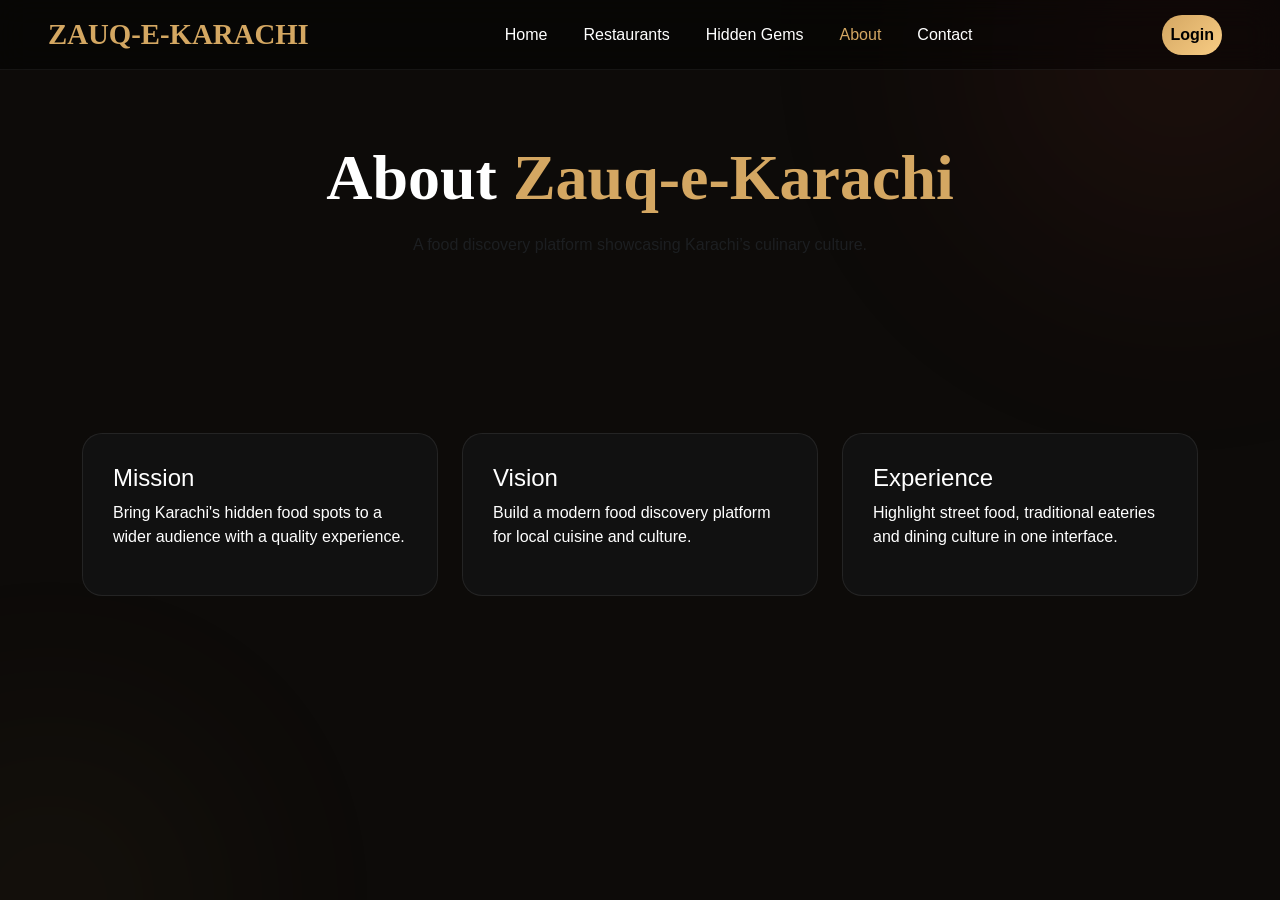
<file: Zauq-e-Karachi/Zauq-e-Karachi/about.html>
<!DOCTYPE html>
<html lang="en">
<head>
<meta charset="UTF-8">
<meta name="viewport" content="width=device-width, initial-scale=1.0">
<title>About | Zauq-e-Karachi</title>
<link href="https://cdn.jsdelivr.net/npm/bootstrap@5.3.3/dist/css/bootstrap.min.css" rel="stylesheet">
<link rel="stylesheet" href="css/base.css">
<style>
.about-hero {
    padding: 140px 0 80px;
    text-align: center;
}
.about-hero h1 {
    font-size: 4rem;
    font-family: 'Playfair Display', serif;
    font-weight: 900;
}
.about-hero span {
    color: var(--gold);
}
.about-box {
    background: #111;
    border: 1px solid rgba(255,255,255,.08);
    border-radius: 20px;
    padding: 30px;
    transition: .4s;
    height: 100%;
}
.about-box:hover {
    transform: translateY(-10px);
    border-color: var(--gold);
    box-shadow: 0 0 30px rgba(212,167,98,.15);
}
.about-section {
    padding: 80px 0;
}
</style>
</head>
<body>
<nav class="navbar navbar-expand-lg fixed-top custom-navbar">
    <div class="container-fluid px-lg-5">
        <a class="navbar-brand" href="index.html">ZAUQ<span>-E-KARACHI</span></a>
        <button class="navbar-toggler bg-light" data-bs-toggle="collapse" data-bs-target="#navMenu">
            <span class="navbar-toggler-icon"></span>
        </button>
        <div class="collapse navbar-collapse" id="navMenu">
            <ul class="navbar-nav mx-auto">
                <li class="nav-item"><a class="nav-link" href="index.html">Home</a></li>
                <li class="nav-item"><a class="nav-link" href="restaurants.html">Restaurants</a></li>
                <li class="nav-item"><a class="nav-link" href="hidden-gems.html">Hidden Gems</a></li>
                <li class="nav-item"><a class="nav-link active" href="about.html">About</a></li>
                <li class="nav-item"><a class="nav-link" href="contact.html">Contact</a></li>
            </ul>
            <ul class="navbar-nav" id="authArea"></ul>
        </div>
    </div>
</nav>
<section class="about-hero">
    <div class="container">
        <h1>About <span>Zauq-e-Karachi</span></h1>
        <p class="text-muted mt-3">A food discovery platform showcasing Karachi’s culinary culture.</p>
    </div>
</section>
<section class="about-section">
    <div class="container">
        <div class="row g-4">
            <div class="col-md-4">
                <div class="about-box">
                    <h4>Mission</h4>
                    <p>Bring Karachi's hidden food spots to a wider audience with a quality experience.</p>
                </div>
            </div>
            <div class="col-md-4">
                <div class="about-box">
                    <h4>Vision</h4>
                    <p>Build a modern food discovery platform for local cuisine and culture.</p>
                </div>
            </div>
            <div class="col-md-4">
                <div class="about-box">
                    <h4>Experience</h4>
                    <p>Highlight street food, traditional eateries and dining culture in one interface.</p>
                </div>
            </div>
        </div>
    </div>
</section>
<script src="https://code.jquery.com/jquery-3.7.1.min.js"></script>
<script src="https://cdn.jsdelivr.net/npm/bootstrap@5.3.3/dist/js/bootstrap.bundle.min.js"></script>
<script src="base.js"></script>
<script src="navbar-auth.js"></script>
</body>
</html>
</file>
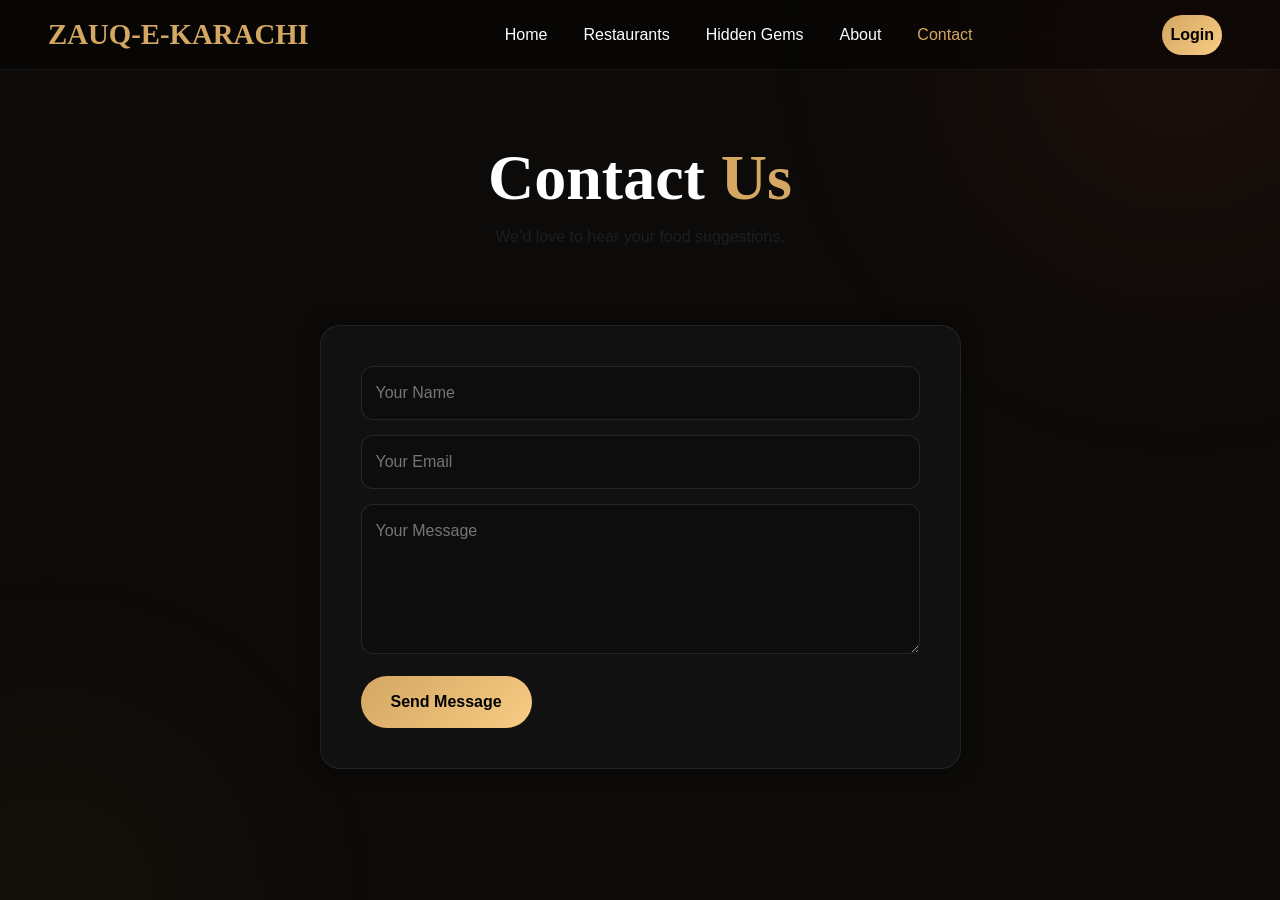
<file: Zauq-e-Karachi/Zauq-e-Karachi/contact.html>
<!DOCTYPE html>
<html lang="en">
<head>
<meta charset="UTF-8">
<meta name="viewport" content="width=device-width, initial-scale=1.0">
<title>Contact | Zauq-e-Karachi</title>
<link href="https://cdn.jsdelivr.net/npm/bootstrap@5.3.3/dist/css/bootstrap.min.css" rel="stylesheet">
<link rel="stylesheet" href="css/base.css">
<style>
.contact-hero {
    padding: 140px 0 60px;
    text-align: center;
}
.contact-hero h1 {
    font-size: 4rem;
    font-family: 'Playfair Display', serif;
    font-weight: 900;
}
.contact-hero span {
    color: var(--gold);
}
.contact-box {
    background: #111;
    border: 1px solid rgba(255,255,255,.08);
    border-radius: 20px;
    padding: 40px;
    box-shadow: 0 0 20px rgba(0,0,0,.4);
}
.contact-box input,
.contact-box textarea {
    width: 100%;
    padding: 14px;
    margin-bottom: 15px;
    background: #0d0d0d;
    border: 1px solid rgba(255,255,255,.1);
    color: white;
    border-radius: 12px;
    outline: none;
}
.contact-box input:focus,
.contact-box textarea:focus {
    border-color: var(--gold);
    box-shadow: 0 0 20px rgba(212,167,98,.15);
}
.contact-box button {
    background: linear-gradient(135deg, var(--gold), #f8cc84);
    color: black;
    border: none;
    padding: 14px 30px;
    border-radius: 30px;
    font-weight: 700;
    transition: .3s;
}
.contact-box button:hover {
    transform: translateY(-4px);
}
</style>
</head>
<body>
<nav class="navbar navbar-expand-lg fixed-top custom-navbar">
    <div class="container-fluid px-lg-5">
        <a class="navbar-brand" href="index.html">ZAUQ<span>-E-KARACHI</span></a>
        <button class="navbar-toggler bg-light" data-bs-toggle="collapse" data-bs-target="#navMenu">
            <span class="navbar-toggler-icon"></span>
        </button>
        <div class="collapse navbar-collapse" id="navMenu">
            <ul class="navbar-nav mx-auto">
                <li class="nav-item"><a class="nav-link" href="index.html">Home</a></li>
                <li class="nav-item"><a class="nav-link" href="restaurants.html">Restaurants</a></li>
                <li class="nav-item"><a class="nav-link" href="hidden-gems.html">Hidden Gems</a></li>
                <li class="nav-item"><a class="nav-link" href="about.html">About</a></li>
                <li class="nav-item"><a class="nav-link active" href="contact.html">Contact</a></li>
            </ul>
            <ul class="navbar-nav" id="authArea"></ul>
        </div>
    </div>
</nav>
<section class="contact-hero">
    <div class="container">
        <h1>Contact <span>Us</span></h1>
        <p class="text-muted">We’d love to hear your food suggestions.</p>
    </div>
</section>
<section class="pb-5">
    <div class="container">
        <div class="row justify-content-center">
            <div class="col-md-7">
                <div class="contact-box">
                    <form id="contactForm">
                        <input type="text" placeholder="Your Name" required>
                        <input type="email" placeholder="Your Email" required>
                        <textarea rows="5" placeholder="Your Message"></textarea>
                        <button type="submit">Send Message</button>
                    </form>
                </div>
            </div>
        </div>
    </div>
</section>
<script>
document.getElementById("contactForm").addEventListener("submit", function (e) {
    e.preventDefault();
    alert("Message sent successfully!");
    this.reset();
});
</script>
<script src="https://code.jquery.com/jquery-3.7.1.min.js"></script>
<script src="https://cdn.jsdelivr.net/npm/bootstrap@5.3.3/dist/js/bootstrap.bundle.min.js"></script>
<script src="base.js"></script>
<script src="navbar-auth.js"></script>
</body>
</html>
</file>
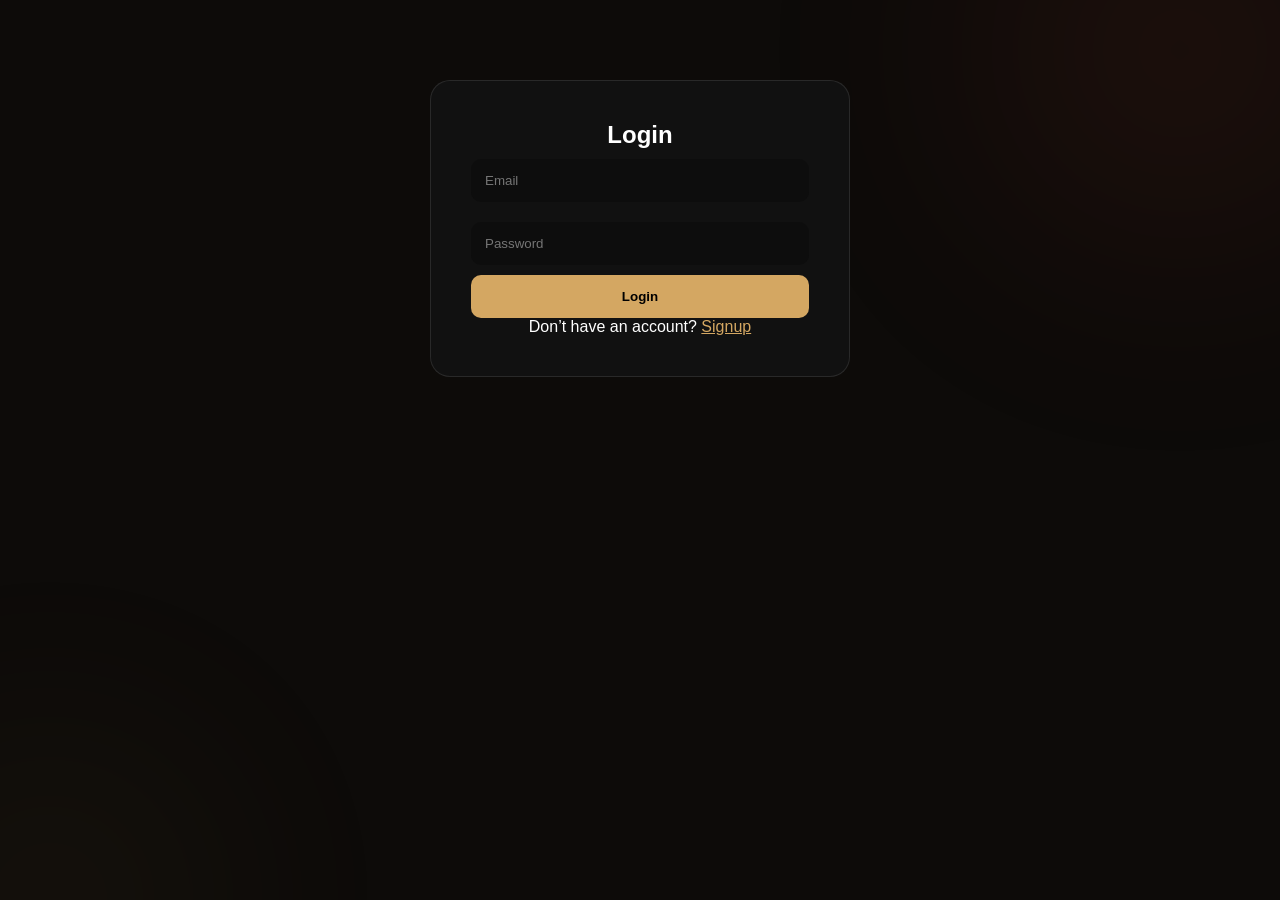
<file: Zauq-e-Karachi/Zauq-e-Karachi/login.html>
<!DOCTYPE html>
<html lang="en">
<head>
<meta charset="UTF-8">
<title>Login</title>
<link rel="stylesheet" href="css/base.css">
<style>
.auth {
    width: 420px;
    margin: 80px auto;
    padding: 40px;
    background: #111;
    border-radius: 20px;
    border: 1px solid rgba(255,255,255,.1);
    text-align: center;
}
.auth input {
    width: 100%;
    padding: 14px;
    margin: 10px 0;
    border-radius: 10px;
    border: none;
    background: #0d0d0d;
    color: white;
}
.auth button {
    width: 100%;
    padding: 14px;
    background: var(--gold);
    border: none;
    font-weight: 700;
    border-radius: 10px;
}
a {
    color: var(--gold);
}
</style>
</head>
<body>
<div class="auth">
    <h2>Login</h2>
    <input id="email" placeholder="Email">
    <input id="pass" placeholder="Password">
    <button onclick="login()">Login</button>
    <p>Don’t have an account? <a href="signup.html">Signup</a></p>
</div>
<script src="https://code.jquery.com/jquery-3.7.1.min.js"></script>
<script src="https://cdn.jsdelivr.net/npm/bootstrap@5.3.3/dist/js/bootstrap.bundle.min.js"></script>
<script src="base.js"></script>
<script src="auth.js"></script>
</body>
</html>
</file>
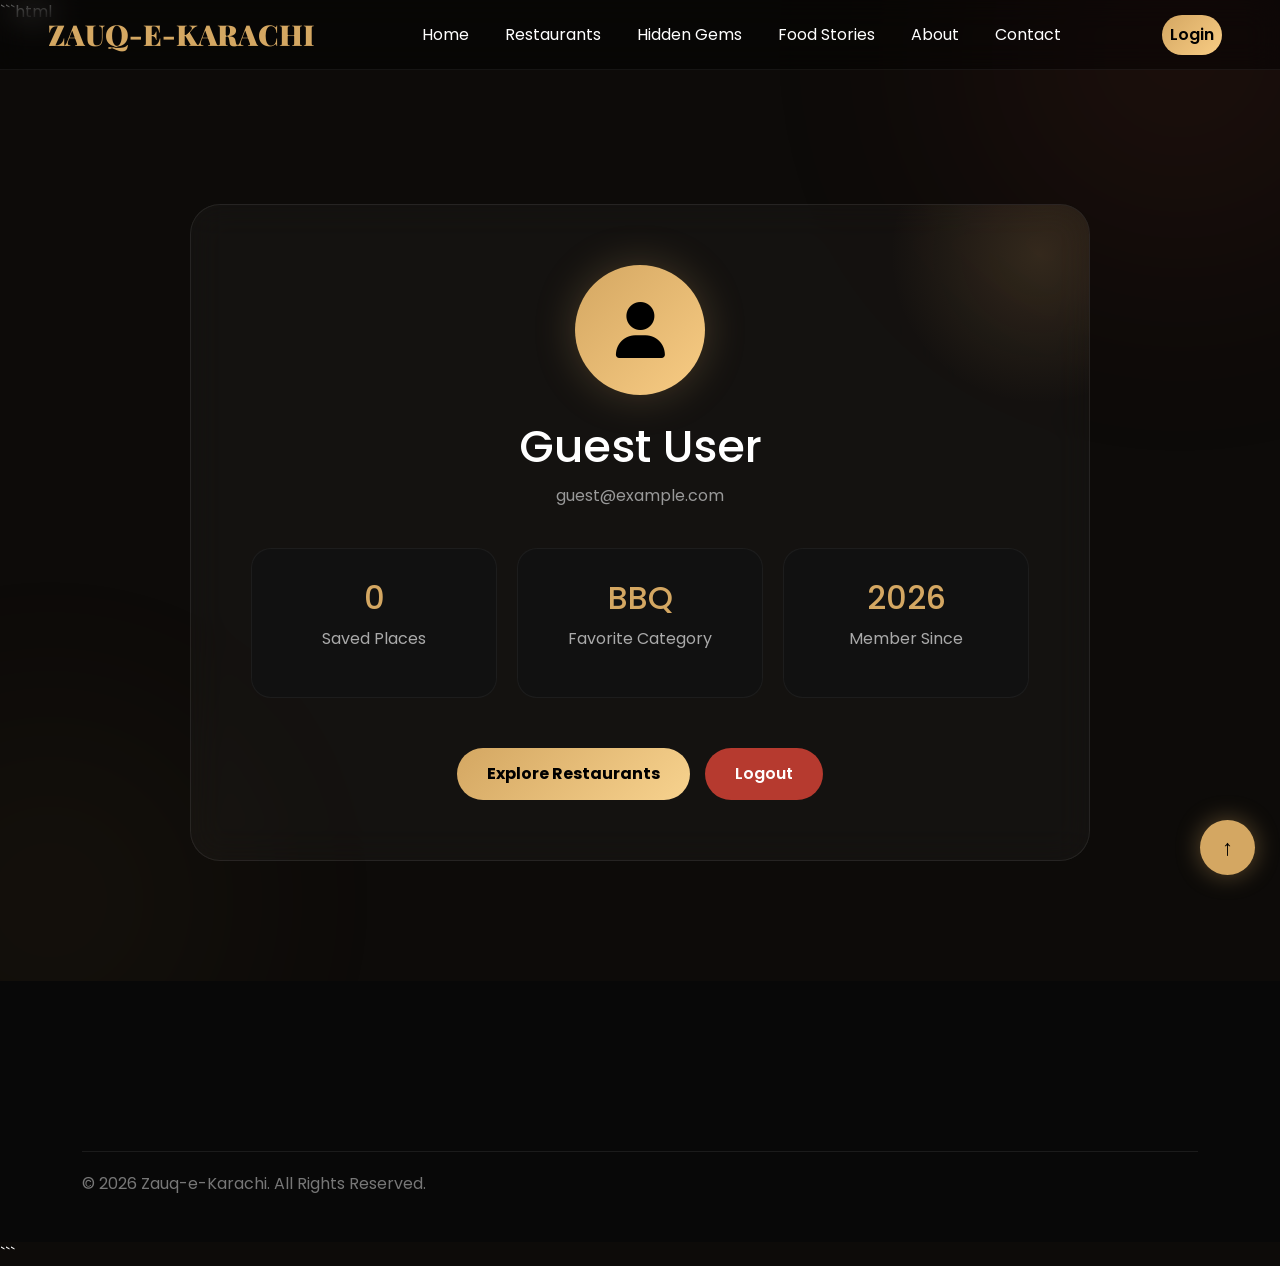
<file: Zauq-e-Karachi/Zauq-e-Karachi/profile.html>
```html
<!DOCTYPE html>
<html lang="en">
<head>
<meta charset="UTF-8">
<meta name="viewport" content="width=device-width, initial-scale=1.0">

<title>Profile | Zauq-e-Karachi</title>

<link href="https://cdn.jsdelivr.net/npm/bootstrap@5.3.3/dist/css/bootstrap.min.css" rel="stylesheet">

<link href="https://fonts.googleapis.com/css2?family=Playfair+Display:wght@500;700;900&family=Poppins:wght@300;400;500;600;700&display=swap" rel="stylesheet">

<link rel="stylesheet" href="https://cdnjs.cloudflare.com/ajax/libs/font-awesome/6.5.2/css/all.min.css">

<link rel="stylesheet" href="css/base.css">

<style>

.profile-section{
    padding:180px 0 120px;
}

.profile-card{
    max-width:900px;
    margin:auto;

    background:rgba(255,255,255,.03);
    backdrop-filter:blur(18px);

    border:1px solid rgba(255,255,255,.08);

    border-radius:30px;

    padding:60px;

    text-align:center;

    position:relative;
    overflow:hidden;
}

.profile-card::before{
    content:'';
    position:absolute;

    width:300px;
    height:300px;

    background:radial-gradient(
        circle,
        rgba(212,167,98,.15),
        transparent 70%
    );

    top:-100px;
    right:-100px;
}

.profile-avatar{
    width:130px;
    height:130px;

    margin:auto;

    border-radius:50%;

    background:linear-gradient(
        135deg,
        var(--gold),
        #f8cc84
    );

    display:flex;
    justify-content:center;
    align-items:center;

    color:black;
    font-size:3.5rem;

    margin-bottom:25px;

    box-shadow:0 0 40px rgba(212,167,98,.25);
}

.profile-card h2{
    font-size:2.8rem;
    margin-bottom:10px;
}

.profile-email{
    color:#999;
    margin-bottom:40px;
}

.profile-stats{
    display:grid;
    grid-template-columns:repeat(3,1fr);

    gap:20px;

    margin-top:30px;
}

.stat-box{
    background:#111;

    border-radius:20px;

    padding:30px;

    border:1px solid rgba(255,255,255,.05);
}

.stat-box h3{
    color:var(--gold);
    font-size:2rem;
}

.stat-box p{
    color:#aaa;
    margin-top:10px;
}

.profile-actions{
    margin-top:50px;

    display:flex;
    justify-content:center;
    gap:15px;

    flex-wrap:wrap;
}

.logout-btn{
    border:none;

    padding:14px 30px;

    border-radius:50px;

    background:#b63a2f;

    color:white;

    font-weight:600;
}

.logout-btn:hover{
    opacity:.9;
}

@media(max-width:768px){

.profile-card{
    padding:35px;
}

.profile-stats{
    grid-template-columns:1fr;
}

.profile-card h2{
    font-size:2rem;
}

}

</style>

</head>

<body>

<nav class="navbar navbar-expand-lg fixed-top custom-navbar">

<div class="container-fluid px-lg-5">

<a class="navbar-brand" href="index.html">
ZAUQ<span>-E-KARACHI</span>
</a>

<button class="navbar-toggler bg-light"
data-bs-toggle="collapse"
data-bs-target="#navMenu">

<span class="navbar-toggler-icon"></span>

</button>

<div class="collapse navbar-collapse" id="navMenu">

<ul class="navbar-nav mx-auto">

<li class="nav-item">
<a class="nav-link" href="index.html">Home</a>
</li>

<li class="nav-item">
<a class="nav-link" href="restaurants.html">Restaurants</a>
</li>

<li class="nav-item">
<a class="nav-link" href="hidden-gems.html">Hidden Gems</a>
</li>

<li class="nav-item">
<a class="nav-link" href="food-stories.html">Food Stories</a>
</li>

<li class="nav-item">
<a class="nav-link" href="about.html">About</a>
</li>

<li class="nav-item">
<a class="nav-link" href="contact.html">Contact</a>
</li>

</ul>

<ul class="navbar-nav" id="authArea"></ul>

</div>

</div>

</nav>

<section class="profile-section">

<div class="container">

<div class="profile-card">

<div class="profile-avatar">
<i class="fa-solid fa-user"></i>
</div>

<h2 id="profileName">
Guest User
</h2>

<p
class="profile-email"
id="profileEmail">
guest@example.com
</p>

<div class="profile-stats">

<div class="stat-box">

<h3 id="savedCount">
0
</h3>

<p>Saved Places</p>

</div>

<div class="stat-box">

<h3 id="favoriteCategory">
BBQ
</h3>

<p>Favorite Category</p>

</div>

<div class="stat-box">

<h3 id="joinDate">
2026
</h3>

<p>Member Since</p>

</div>

</div>

<div class="profile-actions">

<a
href="restaurants.html"
class="primary-btn">

Explore Restaurants

</a>

<button
id="logoutBtn"
class="logout-btn">

Logout

</button>

</div>

</div>

</div>

</section>

<footer class="site-footer">

<div class="container">

<div class="footer-bottom">

<p>
© 2026 Zauq-e-Karachi. All Rights Reserved.
</p>

</div>

</div>

</footer>

<button id="backToTop">
↑
</button>

<script>

const user =
JSON.parse(
localStorage.getItem("currentUser")
);

if(user){

document.getElementById("profileName")
.textContent = user.name || "Guest User";

document.getElementById("profileEmail")
.textContent = user.email || "guest@example.com";

document.getElementById("favoriteCategory")
.textContent =
user.favoriteCategory || "BBQ";

document.getElementById("savedCount")
.textContent =
user.savedCount || 0;

document.getElementById("joinDate")
.textContent =
user.joinDate || "2026";

}

document
.getElementById("logoutBtn")
.addEventListener("click",()=>{

localStorage.removeItem("currentUser");

window.location.href =
"login.html";

});

</script>

<script src="https://code.jquery.com/jquery-3.7.1.min.js"></script>

<script src="https://cdn.jsdelivr.net/npm/bootstrap@5.3.3/dist/js/bootstrap.bundle.min.js"></script>

<script src="base.js"></script>
<script src="navbar-auth.js"></script>

</body>
</html>
```
</file>
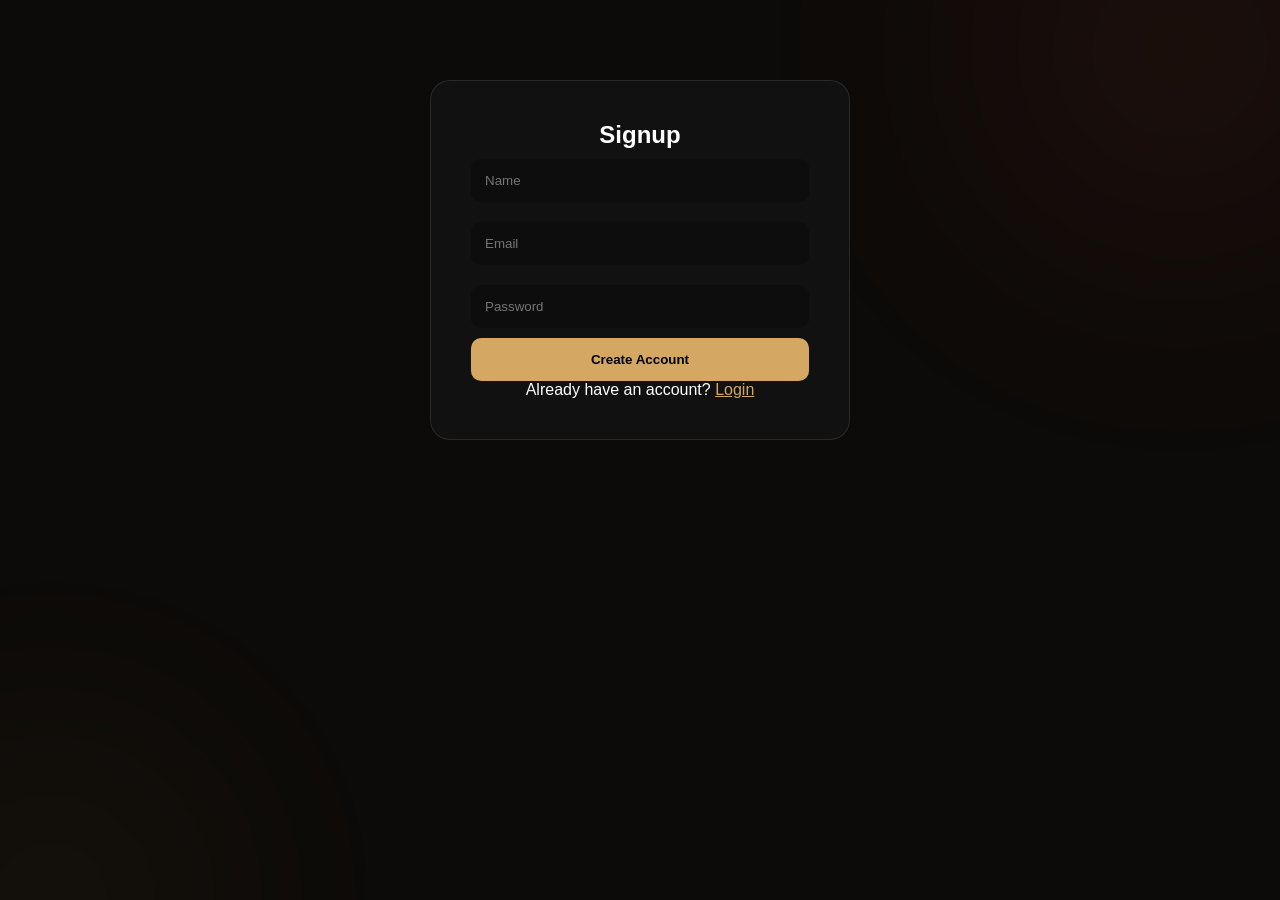
<file: Zauq-e-Karachi/Zauq-e-Karachi/signup.html>
<!DOCTYPE html>
<html lang="en">
<head>
<meta charset="UTF-8">
<title>Signup</title>
<link rel="stylesheet" href="css/base.css">
<style>
.auth {
    width: 420px;
    margin: 80px auto;
    padding: 40px;
    background: #111;
    border-radius: 20px;
    border: 1px solid rgba(255,255,255,.1);
    text-align: center;
}
.auth input {
    width: 100%;
    padding: 14px;
    margin: 10px 0;
    border-radius: 10px;
    border: none;
    background: #0d0d0d;
    color: white;
}
.auth button {
    width: 100%;
    padding: 14px;
    background: var(--gold);
    border: none;
    font-weight: 700;
    border-radius: 10px;
}
a {
    color: var(--gold);
}
</style>
</head>
<body>
<div class="auth">
    <h2>Signup</h2>
    <input id="name" placeholder="Name">
    <input id="email" placeholder="Email">
    <input id="pass" placeholder="Password">
    <button onclick="signup()">Create Account</button>
    <p>Already have an account? <a href="login.html">Login</a></p>
</div>
<script src="https://code.jquery.com/jquery-3.7.1.min.js"></script>
<script src="https://cdn.jsdelivr.net/npm/bootstrap@5.3.3/dist/js/bootstrap.bundle.min.js"></script>
<script src="base.js"></script>
<script src="auth.js"></script>
</body>
</html>
</file>
<file: Zauq-e-Karachi/Zauq-e-Karachi/css/base.css>
body{
    background:var(--dark);
    font-family:'Poppins',sans-serif;
    overflow-x:hidden;
    color:white;
    position:relative;
}

body::before{
    content:'';
    position:fixed;
    width:600px;
    height:600px;
    background:radial-gradient(circle,var(--red),transparent 70%);
    top:-250px;
    right:-200px;
    opacity:.15;
    filter:blur(120px);
    pointer-events:none;
    z-index:-1;
}

body::after{
    content:'';
    position:fixed;
    width:500px;
    height:500px;
    background:radial-gradient(circle,var(--gold),transparent 70%);
    bottom:-250px;
    left:-200px;
    opacity:.08;
    filter:blur(120px);
    pointer-events:none;
    z-index:-1;
}
.reveal{
    opacity:0;
    transform:translateY(40px);
    transition:1s;
}

.reveal.active{
    opacity:1;
    transform:translateY(0);
}

.section{
    padding:120px 0;
}

.section-header{
    text-align:center;
    margin-bottom:70px;
}

.section-label{
    color:var(--gold);
    text-transform:uppercase;
    letter-spacing:4px;
}

.section-description{
    color:var(--gray);
    max-width:700px;
    margin:auto;
}
*{
    margin:0;
    padding:0;
    box-sizing:border-box;
}

:root{
    --dark:#0d0b09;
    --black:#070707;
    --gold:#d4a762;
    --red:#b63a2f;
    --cream:#f5efe6;
    --gray:#b5b5b5;
    --white:#ffffff;
}

body{
    background:var(--dark);
    font-family:'Poppins',sans-serif;
    overflow-x:hidden;
    color:white;
}

::-webkit-scrollbar{
    width:8px;
}

::-webkit-scrollbar-thumb{
    background:linear-gradient(var(--gold),var(--red));
    border-radius:20px;
}

.custom-navbar{
    background:rgba(0,0,0,0.4);
    backdrop-filter:blur(15px);
    transition:0.4s;
    border-bottom:1px solid rgba(255,255,255,0.06);
}

.custom-navbar.scrolled{
    background:#0b0b0b;
    padding:10px 0;
}

.navbar-brand{
    font-family:'Playfair Display',serif;
    font-size:1.8rem;
    font-weight:900;
    color:var(--gold) !important;
}

.nav-link{
    color:white !important;
    margin:0 10px;
    position:relative;
    transition:0.3s;
}

.nav-link:hover{
    color:var(--gold) !important;
}

.nav-link::after{
    content:'';
    position:absolute;
    bottom:-5px;
    left:0;
    width:0%;
    height:2px;
    background:var(--gold);
    transition:0.3s;
}

.nav-link:hover::after{
    width:100%;
}
.nav-link.active{
    color:var(--gold) !important;
}
.auth-btn{
    background:linear-gradient(135deg,var(--gold),#f8cc84);
    color:black !important;
    padding:8px 16px;
    border-radius:25px;
    font-weight:600;
}
.user-box{
    position:relative;
}

.user-menu{
    position:absolute;
    right:0;
    top:40px;

    background:#111;
    border:1px solid rgba(255,255,255,0.1);

    border-radius:12px;
    padding:10px;
    display:none;
    min-width:160px;
}

.user-menu a{
    display:block;
    padding:8px;
    color:white;
    text-decoration:none;
}

.user-menu a:hover{
    color:var(--gold);
}

.user-box:hover .user-menu{
    display:block;
}
.primary-btn{
    display:inline-block;
    text-decoration:none;
    background:linear-gradient(135deg,var(--gold),#f7d28e);
    color:black;
    padding:14px 30px;
    border-radius:50px;
    font-weight:700;
    transition:0.4s;
}

.primary-btn:hover{
    transform:translateY(-5px);
}

.secondary-btn{
    display:inline-block;
    text-decoration:none;
    border:1px solid rgba(255,255,255,0.15);
    padding:14px 30px;
    border-radius:50px;
    color:white;
    transition:0.4s;
}

.secondary-btn:hover{
    background:white;
    color:black;
}
.section-mini{
    color:var(--gold);
    text-transform:uppercase;
    letter-spacing:4px;
    margin-bottom:15px;
}

.section-title{
    font-size:4rem;
    font-family:'Playfair Display',serif;
    font-weight:900;
}

.site-footer{
    position:relative;
    background:#080808;
    color:#fff;
    padding:120px 0 30px;
    overflow:hidden;
}

.footer-glow{
    position:absolute;
    top:-150px;
    left:50%;
    transform:translateX(-50%);
    width:700px;
    height:300px;
    background:radial-gradient(
        circle,
        rgba(212,167,98,.25),
        transparent 70%
    );
    pointer-events:none;
}

.newsletter-box{
    text-align:center;
    padding:50px;
    margin-bottom:80px;

    border:1px solid rgba(255,255,255,.08);

    background:rgba(255,255,255,.03);

    backdrop-filter:blur(18px);

    border-radius:24px;
}

.newsletter-tag{
    color:#d4a762;
    letter-spacing:3px;
    font-size:13px;
}

.newsletter-box h2{
    font-size:2.4rem;
    margin:15px 0;
}

.newsletter-box span{
    color:#d4a762;
}

.newsletter-form{
    margin-top:30px;
    display:flex;
    justify-content:center;
    gap:10px;
    flex-wrap:wrap;
}

.newsletter-form input{
    width:380px;
    max-width:100%;
    padding:15px 20px;
    border:none;
    outline:none;
    border-radius:12px;
    background:#141414;
    color:#fff;
}

.newsletter-form button{
    padding:15px 30px;
    border:none;
    border-radius:12px;
    background:#d4a762;
    color:#000;
    font-weight:700;
    transition:.3s;
}

.newsletter-form button:hover{
    transform:translateY(-3px);
}

.footer-logo{
    font-size:2rem;
    font-weight:800;
}

.footer-logo span{
    color:#d4a762;
}

.footer-desc{
    color:#9a9a9a;
    line-height:1.8;
    margin-top:15px;
}

.social-links{
    margin-top:25px;
}

.social-links a{
    width:48px;
    height:48px;
    display:inline-flex;
    justify-content:center;
    align-items:center;

    margin-right:10px;

    border-radius:50%;

    background:#121212;
    color:#fff;

    transition:.3s;
}

.social-links a:hover{
    background:#d4a762;
    color:#000;
    transform:translateY(-5px);
}

.site-footer h5{
    margin-bottom:20px;
    color:#fff;
}

.site-footer ul{
    list-style:none;
    padding:0;
}

.site-footer ul li{
    margin-bottom:12px;
}

.site-footer ul li a{
    color:#9a9a9a;
    text-decoration:none;
    transition:.3s;
}

.site-footer ul li a:hover{
    color:#d4a762;
    padding-left:6px;
}

.food-quote{
    text-align:center;
    margin:80px 0 50px;
    font-size:1.2rem;
    font-style:italic;
    color:#d4a762;
}

.footer-bottom{
    border-top:1px solid rgba(255,255,255,.08);
    padding-top:25px;

    display:flex;
    justify-content:space-between;
    flex-wrap:wrap;

    color:#777;
}

#backToTop{
    position:fixed;
    right:25px;
    bottom:25px;

    width:55px;
    height:55px;

    border:none;
    border-radius:50%;

    background:#d4a762;
    color:#000;

    font-size:22px;
    font-weight:bold;

    cursor:pointer;

    box-shadow:0 0 25px rgba(212,167,98,.4);

    z-index:999;
}

.footer-links a{
    text-decoration:none;
    color:#ccc;
    transition:0.3s;
}

.footer-links a:hover{
    color:var(--gold);
    padding-left:5px;
}

.footer-bottom{
    border-top:1px solid rgba(255,255,255,0.08);
    margin-top:50px;
    padding-top:20px;
    text-align:center;
    color:#777;
}

@media(max-width:992px){

.section-title{
    font-size:3rem;
}

}

@media(max-width:768px){

.section-title{
    font-size:2.2rem;
}

}
</file>
